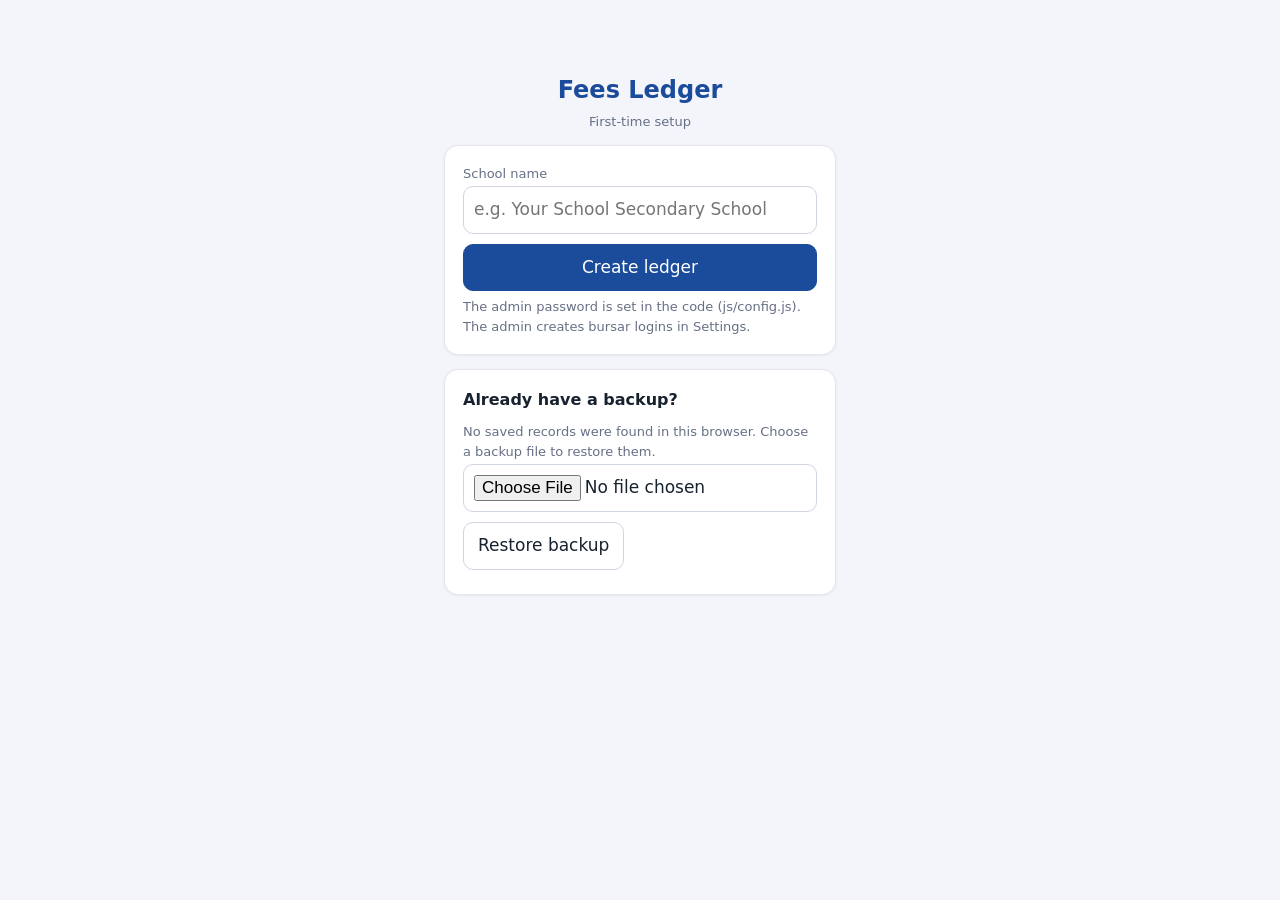
<file: index.html>
<!doctype html>
<html lang="en"><head><meta charset="utf-8"><meta name="viewport" content="width=device-width,initial-scale=1"><title>Log in - Fees Ledger</title><link rel="stylesheet" href="css/style.css"></head><body><div id="app"></div><script src="js/db.js"></script><script src="js/config.js"></script><script src="js/auth.js"></script><script src="js/login.js"></script></body></html>
</file>
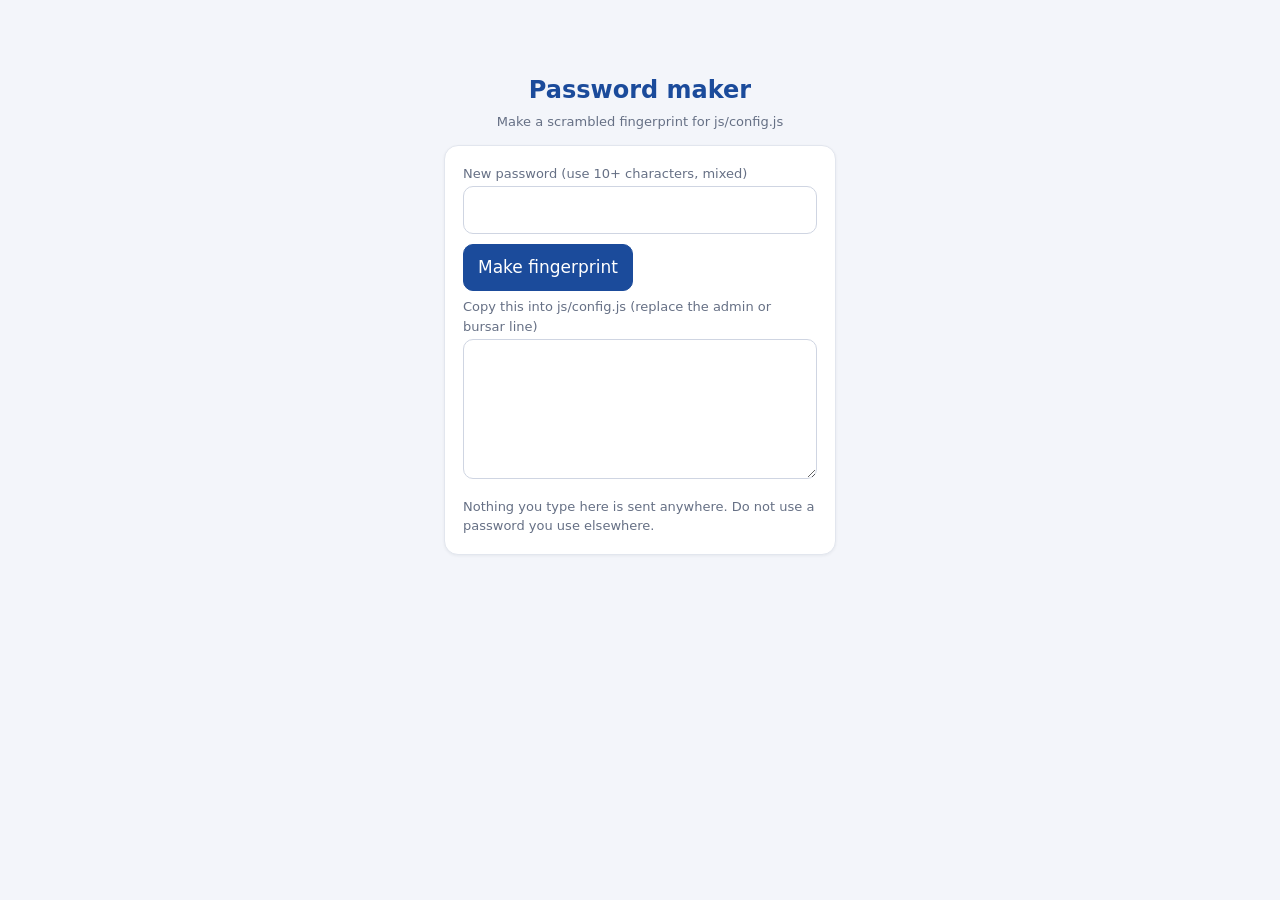
<file: hash.html>
<!doctype html>
<html lang="en"><head><meta charset="utf-8"><meta name="viewport" content="width=device-width,initial-scale=1"><title>Password maker - Fees Ledger</title><link rel="stylesheet" href="css/style.css"></head><body>
<div class="ctr"><h1>Password maker</h1><p class="mu">Make a scrambled fingerprint for js/config.js</p>
<div class="card"><label>New password (use 10+ characters, mixed)</label><input id="pw" type="text" autocomplete="off"><button class="pri" id="go">Make fingerprint</button>
<label>Copy this into js/config.js (replace the admin or bursar line)</label><textarea id="out" readonly></textarea>
<div class="mu">Nothing you type here is sent anywhere. Do not use a password you use elsewhere.</div></div></div>
<script src="js/config.js"></script><script src="js/auth.js"></script>
<script>document.getElementById('go').onclick=function(){var pw=document.getElementById('pw').value;if(pw.length<8){document.getElementById('out').value='Use at least 8 characters.';return}
var a=new Uint8Array(8);crypto.getRandomValues(a);var salt=Array.prototype.map.call(a,function(x){return ('0'+x.toString(16)).slice(-2)}).join('');
Auth.derive(pw,salt,function(h){document.getElementById('out').value=h?"{salt:'"+salt+"',hash:'"+h+"'}":'This browser cannot make the fingerprint. Use an up-to-date Chrome over https.'})};</script></body></html>
</file>
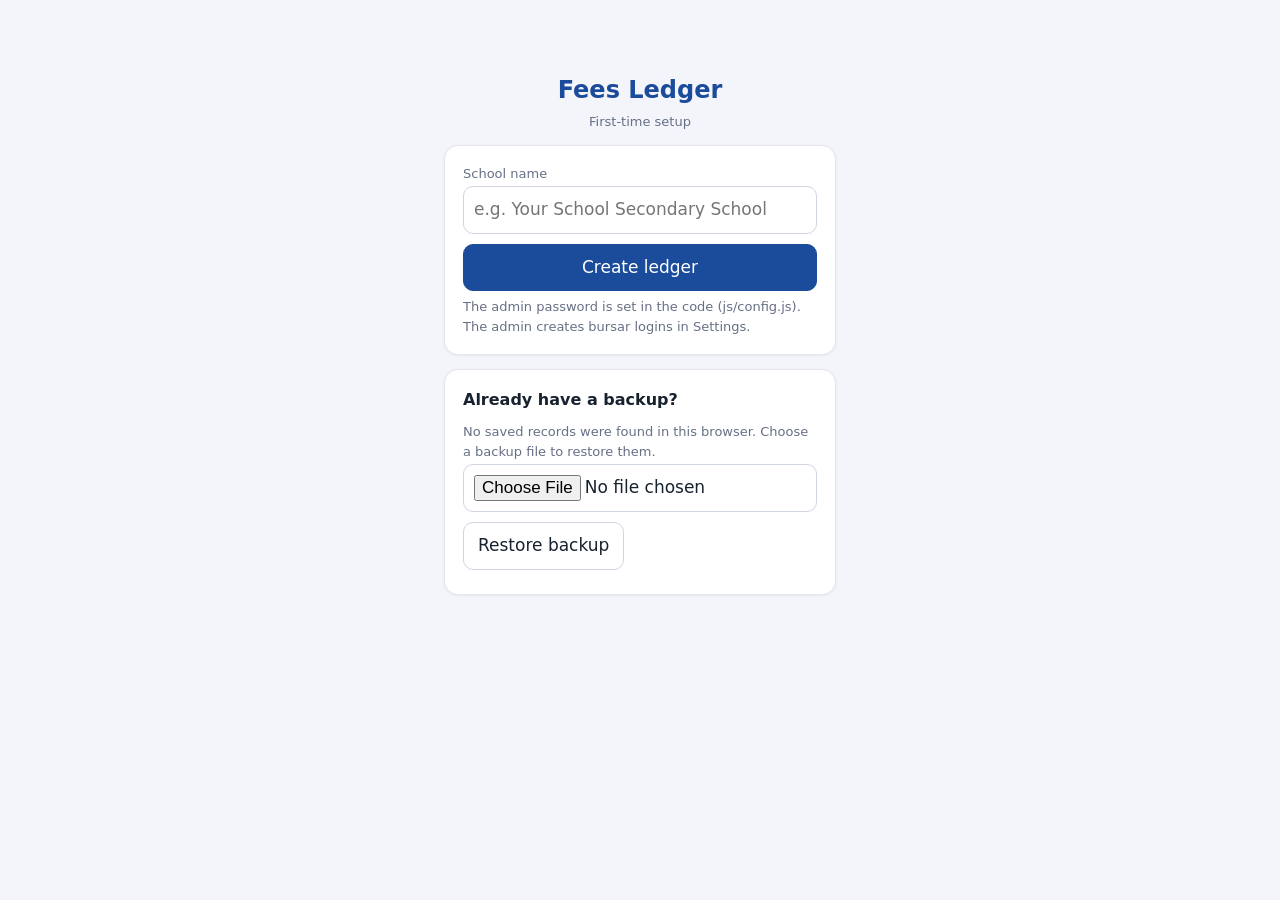
<file: home.html>
<!doctype html>
<html lang="en"><head><meta charset="utf-8"><meta name="viewport" content="width=device-width,initial-scale=1"><title>Home - Fees Ledger</title><link rel="stylesheet" href="css/style.css"></head><body><div id="hdr"></div><main id="app" class="wrap"></main><div id="toast"></div><script src="js/db.js"></script><script src="js/config.js"></script><script src="js/auth.js"></script><script src="js/app.js"></script><script src="js/home.js"></script></body></html>
</file>
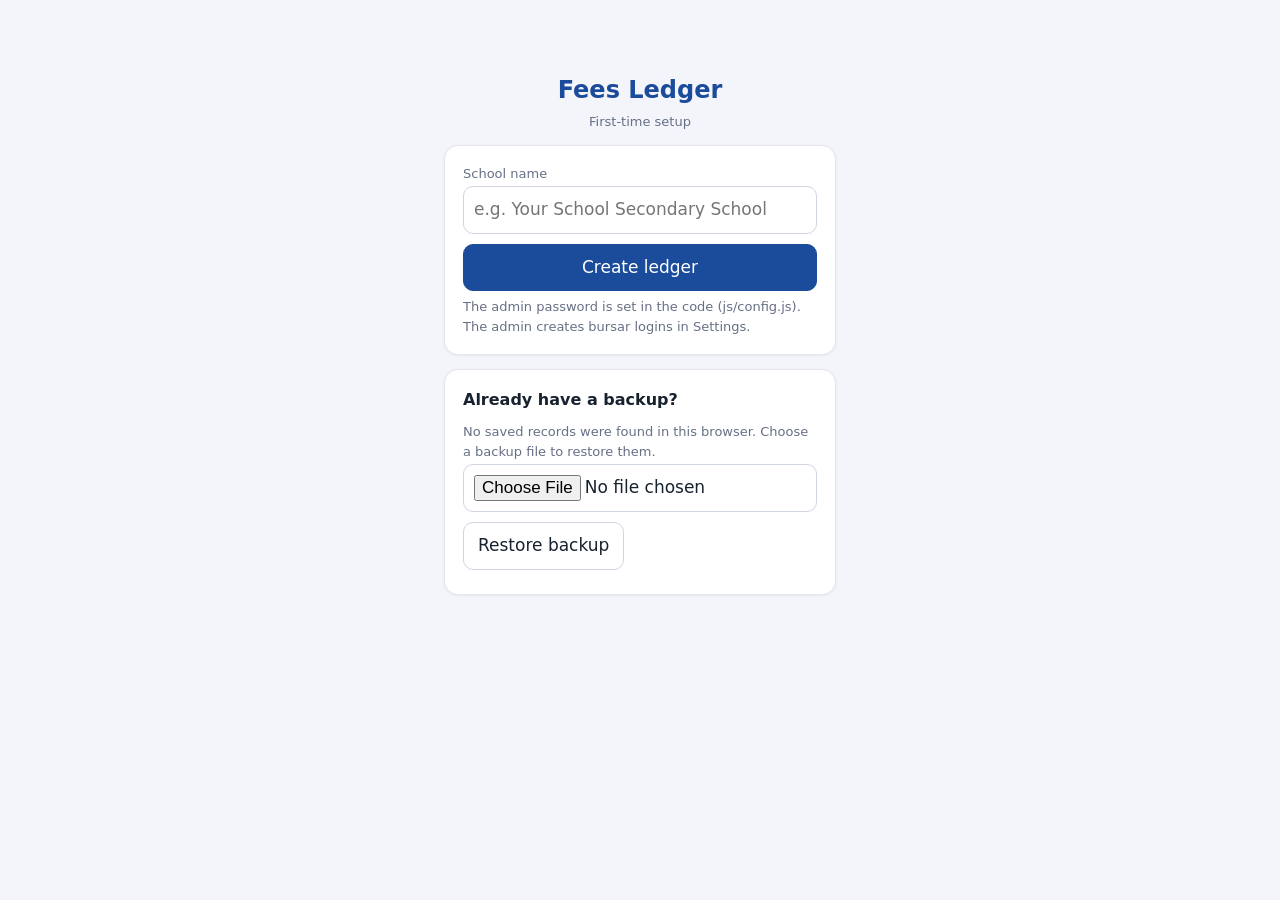
<file: notifications.html>
<!doctype html>
<html lang="en"><head><meta charset="utf-8"><meta name="viewport" content="width=device-width,initial-scale=1"><title>Alerts - Fees Ledger</title><link rel="stylesheet" href="css/style.css"></head><body><div id="hdr"></div><main id="app" class="wrap"></main><div id="toast"></div><script src="js/db.js"></script><script src="js/config.js"></script><script src="js/auth.js"></script><script src="js/app.js"></script><script src="js/notifications.js"></script></body></html>
</file>
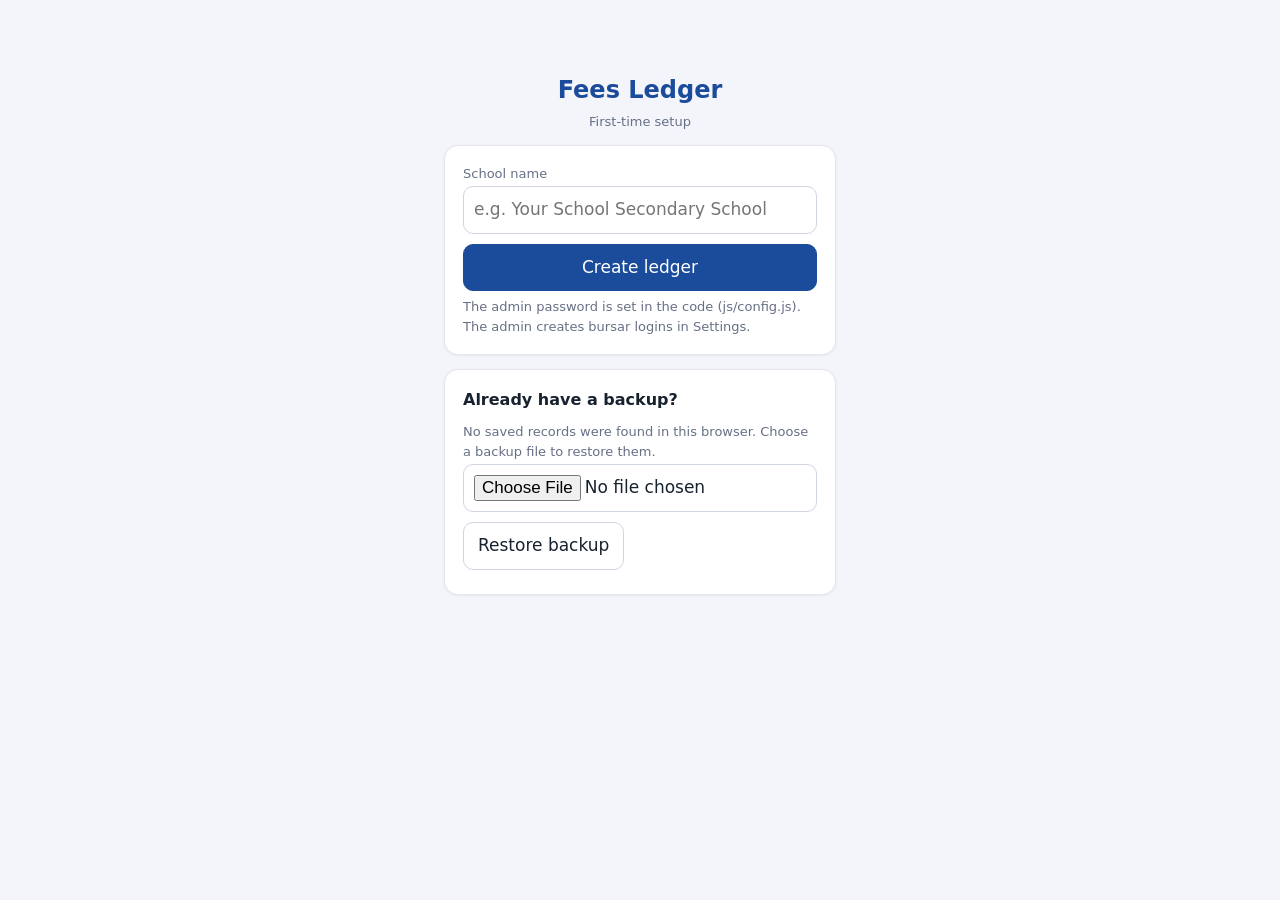
<file: payments.html>
<!doctype html>
<html lang="en"><head><meta charset="utf-8"><meta name="viewport" content="width=device-width,initial-scale=1"><title>Payments - Fees Ledger</title><link rel="stylesheet" href="css/style.css"></head><body><div id="hdr"></div><main id="app" class="wrap"></main><div id="toast"></div><script src="js/db.js"></script><script src="js/config.js"></script><script src="js/auth.js"></script><script src="js/app.js"></script><script src="js/payments.js"></script></body></html>
</file>
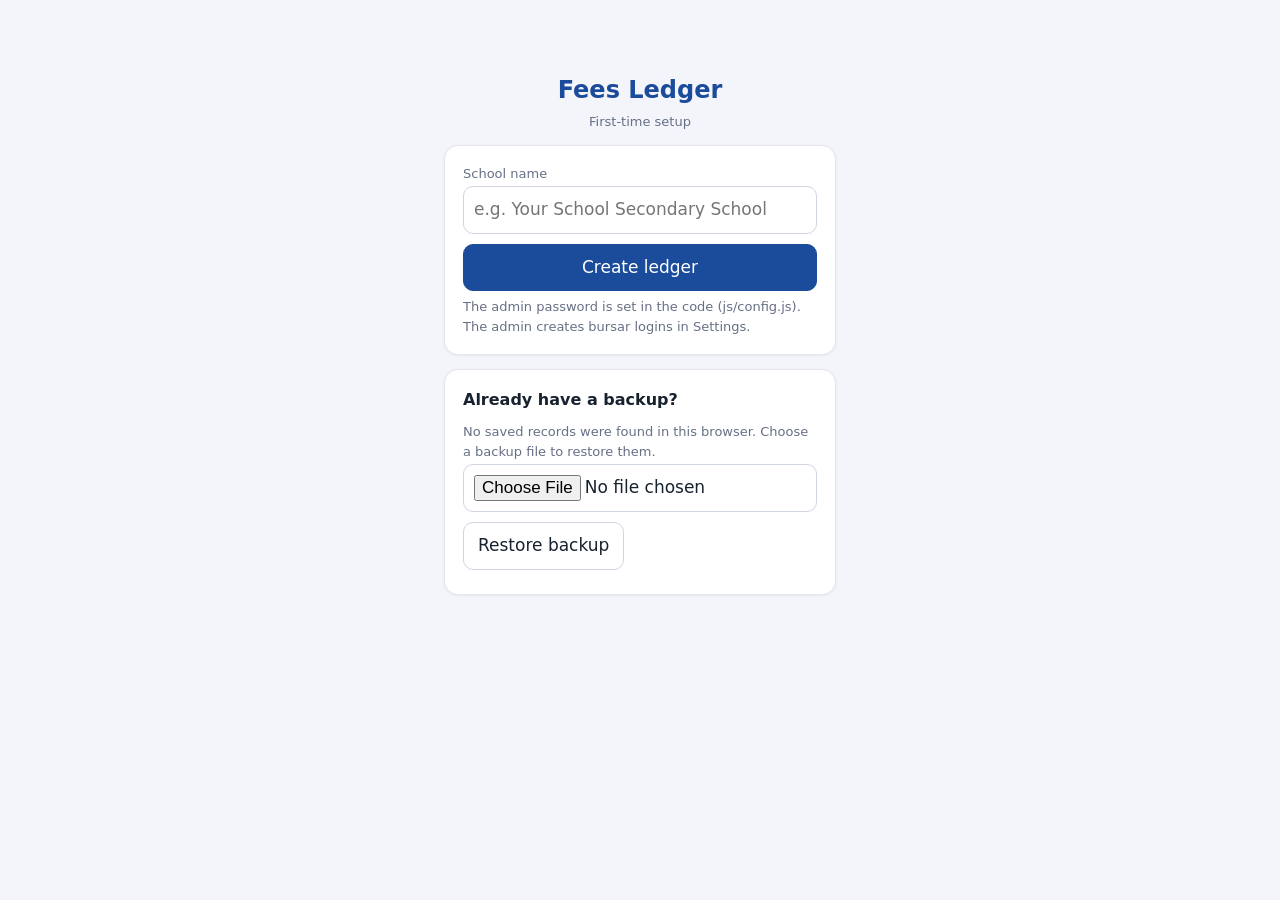
<file: photos.html>
<!doctype html>
<html lang="en"><head><meta charset="utf-8"><meta name="viewport" content="width=device-width,initial-scale=1"><title>Photos - Fees Ledger</title><link rel="stylesheet" href="css/style.css"></head><body><div id="hdr"></div><main id="app" class="wrap"></main><div id="toast"></div><script src="js/db.js"></script><script src="js/config.js"></script><script src="js/auth.js"></script><script src="js/app.js"></script><script src="js/photos.js"></script></body></html>
</file>
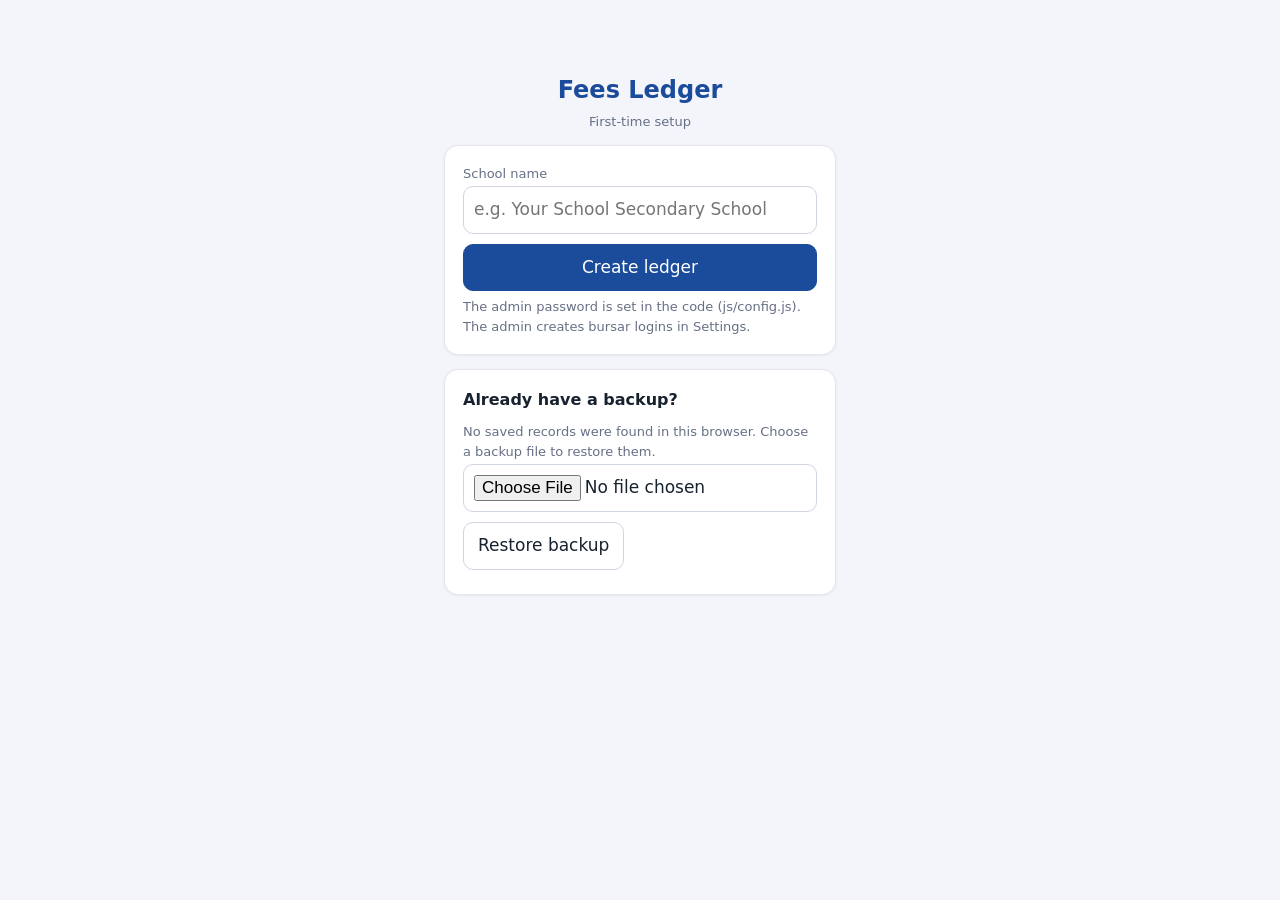
<file: receipts.html>
<!doctype html>
<html lang="en"><head><meta charset="utf-8"><meta name="viewport" content="width=device-width,initial-scale=1"><title>Receipts - Fees Ledger</title><link rel="stylesheet" href="css/style.css"></head><body><div id="hdr"></div><main id="app" class="wrap"></main><div id="toast"></div><script src="js/db.js"></script><script src="js/config.js"></script><script src="js/auth.js"></script><script src="js/app.js"></script><script src="js/receipts.js"></script></body></html>
</file>
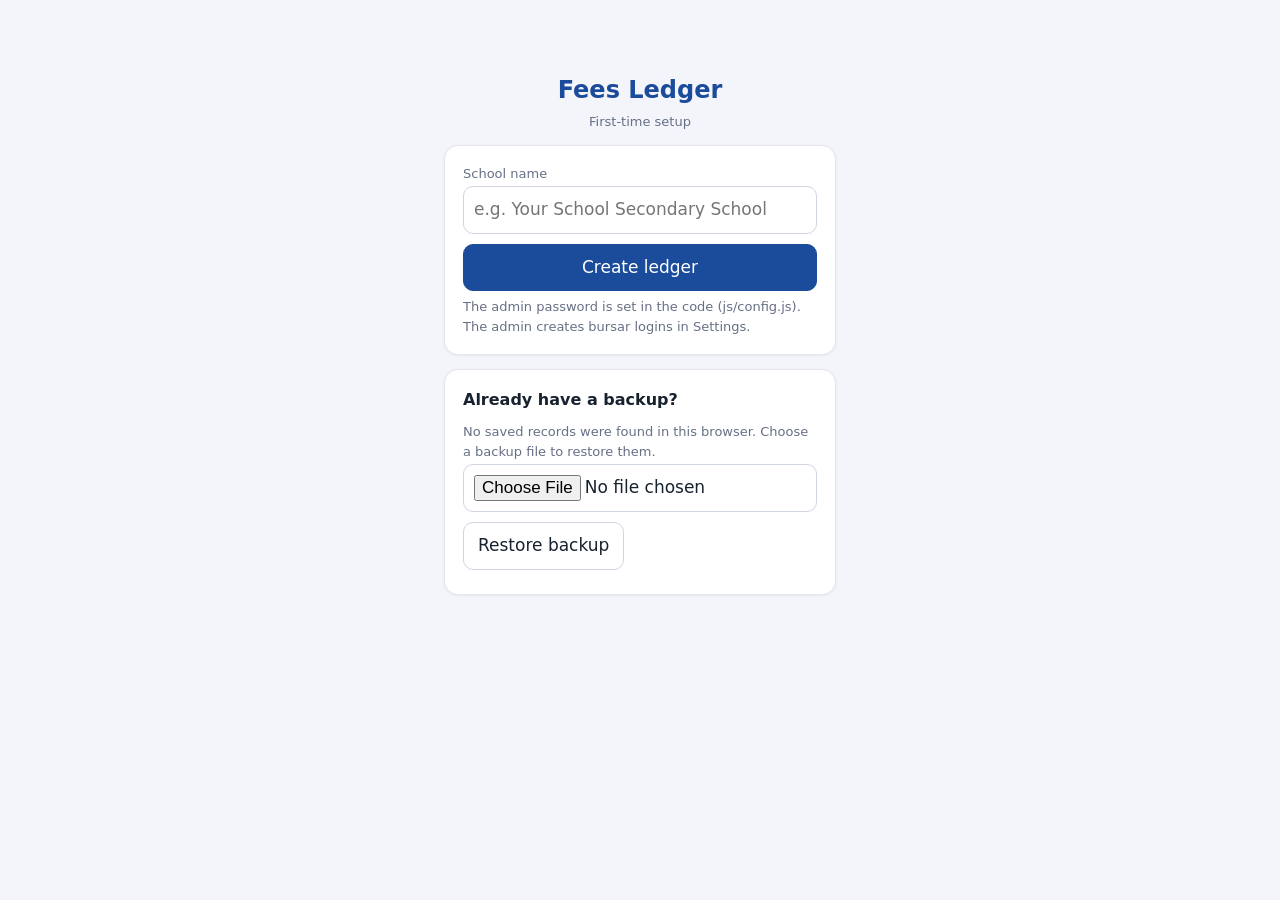
<file: reports.html>
<!doctype html>
<html lang="en"><head><meta charset="utf-8"><meta name="viewport" content="width=device-width,initial-scale=1"><title>Reports - Fees Ledger</title><link rel="stylesheet" href="css/style.css"></head><body><div id="hdr"></div><main id="app" class="wrap"></main><div id="toast"></div><script src="js/db.js"></script><script src="js/config.js"></script><script src="js/auth.js"></script><script src="js/app.js"></script><script src="js/reports.js"></script></body></html>
</file>
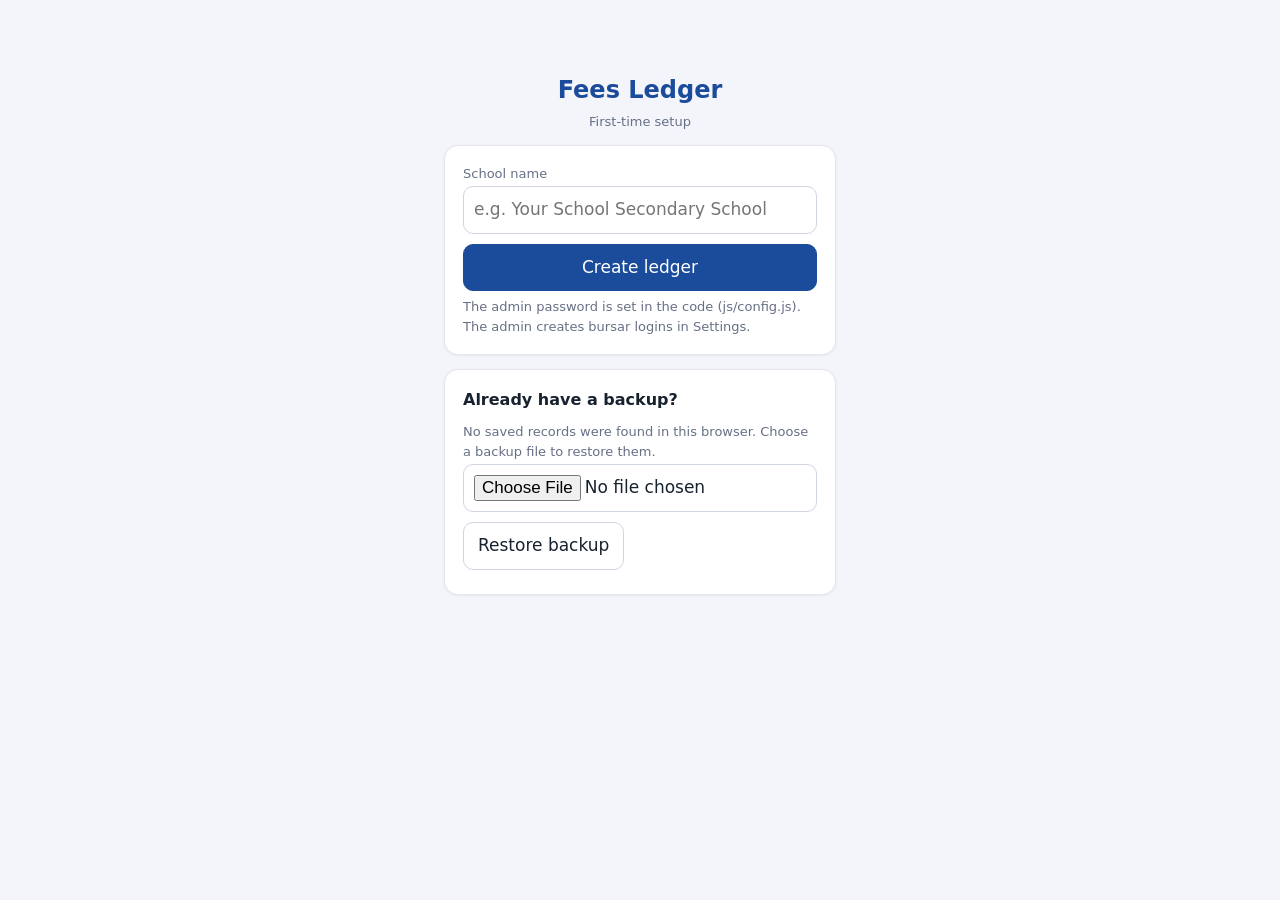
<file: settings.html>
<!doctype html>
<html lang="en"><head><meta charset="utf-8"><meta name="viewport" content="width=device-width,initial-scale=1"><title>Settings - Fees Ledger</title><link rel="stylesheet" href="css/style.css"></head><body><div id="hdr"></div><main id="app" class="wrap"></main><div id="toast"></div><script src="js/db.js"></script><script src="js/config.js"></script><script src="js/auth.js"></script><script src="js/app.js"></script><script src="js/settings.js"></script></body></html>
</file>
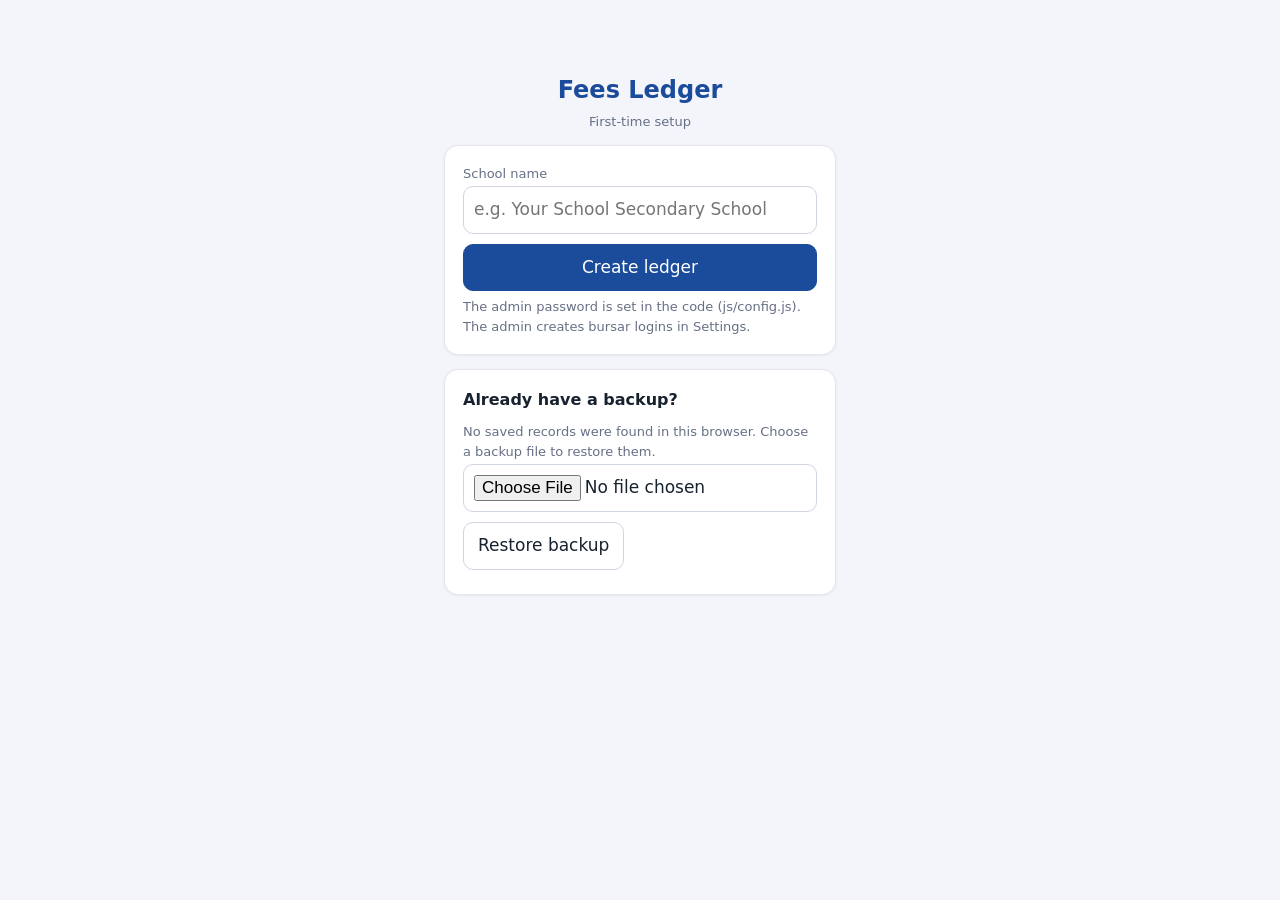
<file: students.html>
<!doctype html>
<html lang="en"><head><meta charset="utf-8"><meta name="viewport" content="width=device-width,initial-scale=1"><title>Students - Fees Ledger</title><link rel="stylesheet" href="css/style.css"></head><body><div id="hdr"></div><main id="app" class="wrap"></main><div id="toast"></div><script src="js/db.js"></script><script src="js/config.js"></script><script src="js/auth.js"></script><script src="js/app.js"></script><script src="js/students.js"></script></body></html>
</file>
<file: css/style.css>
:root{--pri:#1b4b9b;--acc:#f28a1b;--pt:var(--pri);--bg:#f3f5fa;--sf:#fff;--tx:#18222f;--mu:#667085;--bd:#e2e6ee;--ib:#cfd5e2;--ok:#16794c;--bad:#c0362c;--alb:#fff6e6;--hov:#eef3fb;--font:system-ui,-apple-system,"Segoe UI",Roboto,Arial,sans-serif}
[data-theme="dark"]{color-scheme:dark;--bg:#0f141c;--sf:#18202b;--tx:#e7ebf1;--mu:#98a3b3;--bd:#2a3442;--ib:#3a475a;--ok:#4cc38a;--bad:#f1867c;--alb:#2b2414;--hov:#223044;--pt:#9db9f0}
*{box-sizing:border-box}html{-webkit-text-size-adjust:100%}
body{margin:0;background:var(--bg);color:var(--tx);font:16px/1.5 var(--font)}
a{color:var(--pt)}h2{margin:4px 0 12px;font-size:21px}h3{margin:0 0 10px;font-size:16px}hr{border:0;border-top:1px solid var(--bd);margin:14px 0}
.top{background:var(--pri);color:#fff;padding:10px 12px 0;position:sticky;top:0;z-index:30;border-bottom:4px solid var(--acc)}
.top>*{max-width:976px;margin-left:auto;margin-right:auto}
.row1{display:flex;align-items:center;margin-bottom:8px}.brand{flex:1;font-weight:700;font-size:16px;line-height:1.2}.brand small{display:block;font-weight:400;opacity:.8;font-size:12px}
.bell,.thm{position:relative;text-decoration:none;font-size:21px;margin:0 8px;color:#fff;background:none;border:0;padding:0;cursor:pointer}
.dot{position:absolute;top:-6px;right:-8px;background:#e5322d;color:#fff;font-style:normal;font-size:11px;min-width:18px;height:18px;border-radius:9px;text-align:center;line-height:18px;padding:0 4px;border:2px solid var(--pri);font-family:sans-serif}
.role{background:rgba(255,255,255,.2);border-radius:10px;padding:2px 9px;font-size:12px;margin:0 8px;max-width:110px;overflow:hidden;text-overflow:ellipsis;white-space:nowrap}
.lo{background:transparent;border:1px solid rgba(255,255,255,.55);color:#fff;border-radius:8px;padding:5px 9px;font:inherit;font-size:13px;cursor:pointer;margin:0}
.sw{position:relative}.sw input{width:100%}
.top .sw input{border:0;border-radius:22px;padding:10px 16px;font:inherit;background:var(--sf);color:var(--tx);margin:0}
nav{display:flex;overflow-x:auto;margin-top:8px;margin-bottom:0;-webkit-overflow-scrolling:touch}
nav a{color:#fff;text-decoration:none;white-space:nowrap;padding:9px 12px;font-size:14px;opacity:.8;border-bottom:3px solid transparent;margin-bottom:-4px}
nav a.on{opacity:1;font-weight:700;border-bottom-color:var(--acc)}
.wrap{max-width:1000px;margin:0 auto;padding:16px 12px 48px}
.card{background:var(--sf);border:1px solid var(--bd);border-radius:14px;padding:14px;margin-bottom:14px;box-shadow:0 1px 3px rgba(20,30,50,.06)}
input,select,textarea{font:inherit;color:var(--tx);background:var(--sf);border:1px solid var(--ib);border-radius:10px;padding:10px;width:100%;margin:3px 0 10px}
input[type=color]{padding:2px;height:44px}input[type=checkbox]{width:auto;margin-right:6px}
label{font-size:13px;color:var(--mu);display:block}textarea{height:140px}
.g{display:grid;grid-template-columns:repeat(auto-fit,minmax(170px,1fr));grid-column-gap:12px}
.btn,button{display:inline-block;padding:10px 14px;border:1px solid var(--ib);border-radius:10px;background:var(--sf);color:var(--tx);font:inherit;text-decoration:none;cursor:pointer;margin:0 6px 6px 0}
.pri{background:var(--pri);color:#fff;border-color:var(--pri)}.acc{background:var(--acc);color:#fff;border-color:var(--acc);font-weight:700}.dng{color:var(--bad);border-color:var(--bad)}
.kp{display:grid;grid-template-columns:1fr 1fr;grid-gap:10px;margin-bottom:14px}.kp div{background:var(--sf);border:1px solid var(--bd);border-radius:14px;padding:12px;border-left:5px solid var(--acc)}.kp b{display:block;font-size:18px;margin-top:2px}
.mu{color:var(--mu);font-size:13px}.ok{color:var(--ok)}.bad{color:var(--bad)}
.it{display:flex;align-items:center;justify-content:space-between;padding:10px 0;border-top:1px solid var(--bd)}.it:first-child{border-top:0}.it>div:first-child{flex:1;min-width:0}.it .ac{text-align:right;margin-left:8px}
.av{width:44px;height:44px;border-radius:50%;object-fit:cover;background:var(--bd);display:inline-block;text-align:center;line-height:44px;font-weight:700;color:var(--pt);margin-right:10px;vertical-align:middle;flex:none}
.rw{display:flex;align-items:center}.chip{display:inline-block;border-radius:12px;padding:2px 10px;font-size:12px;font-weight:700;margin:2px 4px 0 0}.chip.o{background:rgba(22,150,90,.15);color:var(--ok)}.chip.b{background:rgba(200,50,40,.15);color:var(--bad)}.chip.d{background:var(--bd);color:var(--mu)}
details.grp{background:var(--sf);border:1px solid var(--bd);border-radius:14px;margin-bottom:12px;padding:0 14px}details.grp summary{padding:12px 0;font-weight:700;cursor:pointer;color:var(--pt)}details.grp summary span{font-weight:400;color:var(--mu);font-size:13px;margin-left:8px}
.sg{position:absolute;left:0;right:0;top:100%;background:var(--sf);border:1px solid var(--bd);border-radius:12px;box-shadow:0 8px 24px rgba(0,0,0,.25);z-index:60;max-height:280px;overflow:auto;color:var(--tx)}
.sgi{padding:10px 14px;border-top:1px solid var(--bd);cursor:pointer}.sgi:first-child{border-top:0}.sgi span{display:block;font-size:12px;color:var(--mu)}.sgi:hover{background:var(--hov)}
.br{display:grid;grid-template-columns:90px 1fr auto;grid-column-gap:8px;align-items:center;margin:7px 0;font-size:13px}.br span{overflow:hidden;text-overflow:ellipsis;white-space:nowrap}.tr{height:12px;background:var(--bd);border-radius:6px;overflow:hidden}.tr i{display:block;height:100%;background:var(--pri)}.br:nth-child(even) .tr i{background:var(--acc)}
.al{background:var(--alb);border:1px solid var(--acc);border-radius:12px;padding:10px 12px;margin-bottom:12px}
.nt{border-left:5px solid var(--ib)}.nt.un{border-left-color:#e5322d}
#toast{position:fixed;left:50%;margin-left:-120px;width:240px;text-align:center;bottom:20px;background:#18222f;color:#fff;padding:9px 12px;border-radius:20px;display:none;font-size:14px;z-index:99}
.ov{position:fixed;left:0;top:0;right:0;bottom:0;background:rgba(10,20,40,.6);z-index:80;overflow:auto;padding:16px}
.rc{background:var(--sf);color:var(--tx);max-width:420px;margin:0 auto;border-radius:14px;padding:18px;border-top:6px solid var(--acc)}.rc h3{text-align:center;margin-bottom:2px}.rc .big{font-size:22px;font-weight:700;text-align:center;margin:8px 0}
.ctr{max-width:420px;margin:8vh auto 0;padding:0 14px}.ctr h1{color:var(--pt);font-size:24px;text-align:center;margin:0 0 4px}.ctr p{text-align:center;margin-top:0}
.pc{display:inline-block;width:46px;height:30px;border-radius:8px;margin-right:4px;border:2px solid var(--bd);vertical-align:middle}
/* student card */
.sc{background:var(--sf);border:1px solid var(--bd);border-radius:16px;padding:14px;margin:0 0 12px;box-shadow:0 1px 3px rgba(20,30,50,.06)}
.sc-top{display:flex;align-items:flex-start}.sc .av.lg{width:78px;height:78px;line-height:78px;font-size:30px;margin-right:14px;border:3px solid var(--acc)}
.sc-info{flex:1;min-width:0}.sc-name{font-size:17px;display:block;word-break:break-word}
.sc-owe{display:inline-block;border:2px solid;border-radius:10px;padding:4px 12px;font-weight:700;margin-top:8px;margin-right:6px}.sc-owe.b{color:var(--bad);border-color:var(--bad);background:rgba(200,50,40,.08)}.sc-owe.o{color:var(--ok);border-color:var(--ok);background:rgba(22,150,90,.08)}
.sc-g{text-align:right;margin-left:12px;max-width:40%;word-break:break-word}.sc-act{display:flex;justify-content:flex-end;flex-wrap:wrap;margin-top:12px;padding-top:10px;border-top:1px solid var(--bd)}.sc-act .btn,.sc-act button{margin:0 0 0 8px}
@media(max-width:520px){.sc-top{flex-wrap:wrap}.sc-g{text-align:left;max-width:none;width:100%;margin:10px 0 0 0;padding-top:8px;border-top:1px dashed var(--bd)}.sc .av.lg{width:64px;height:64px;line-height:64px;font-size:24px}.sc-act{justify-content:space-between}.sc-act .btn,.sc-act button{margin:0}}
@media(min-width:760px){.kp{grid-template-columns:repeat(4,1fr)}.wrap{padding:22px 20px 56px}h2{font-size:24px}.card{padding:18px}}
@media(min-width:1100px){body{font-size:17px}}
@media print{.top,.btn,button,.noprint,#toast{display:none!important}body{background:#fff;color:#000}.ov{position:static;background:#fff;padding:0}.card{display:none}.rc{border:0;max-width:none}}
</file>
